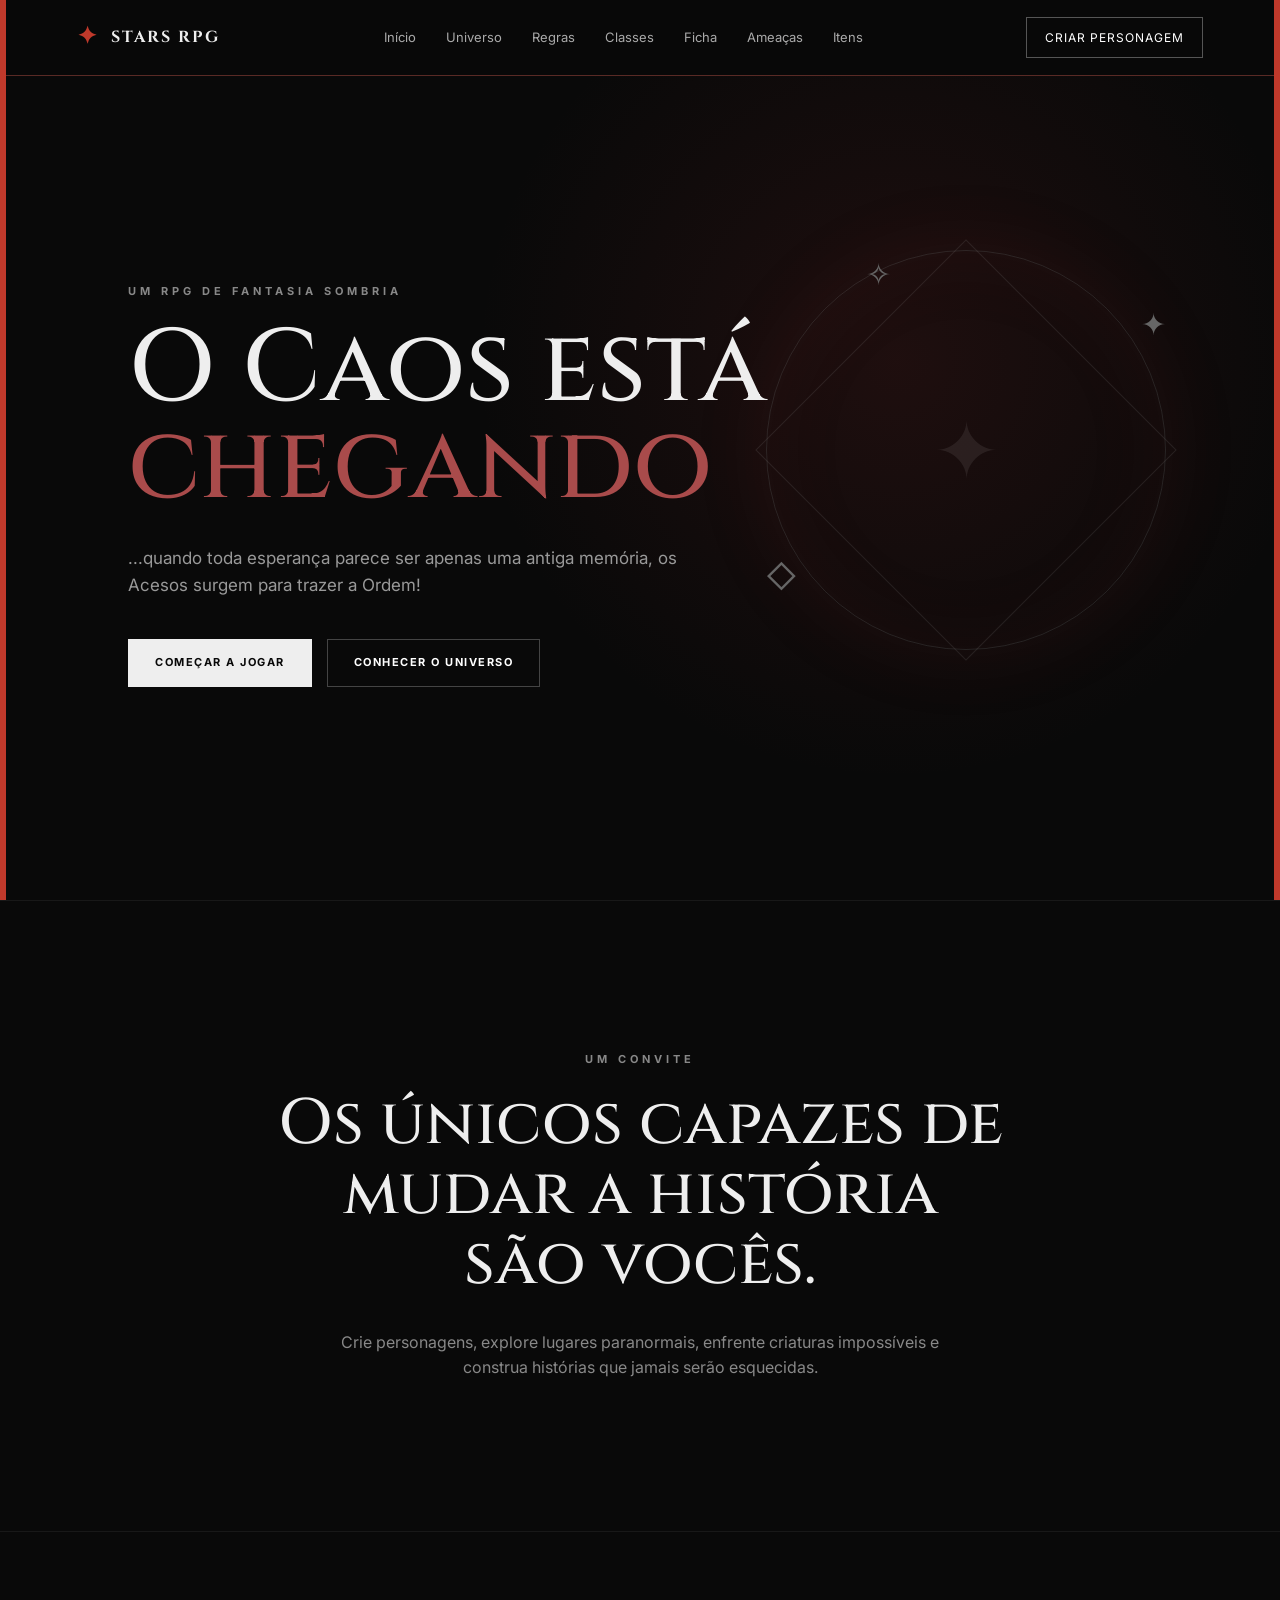
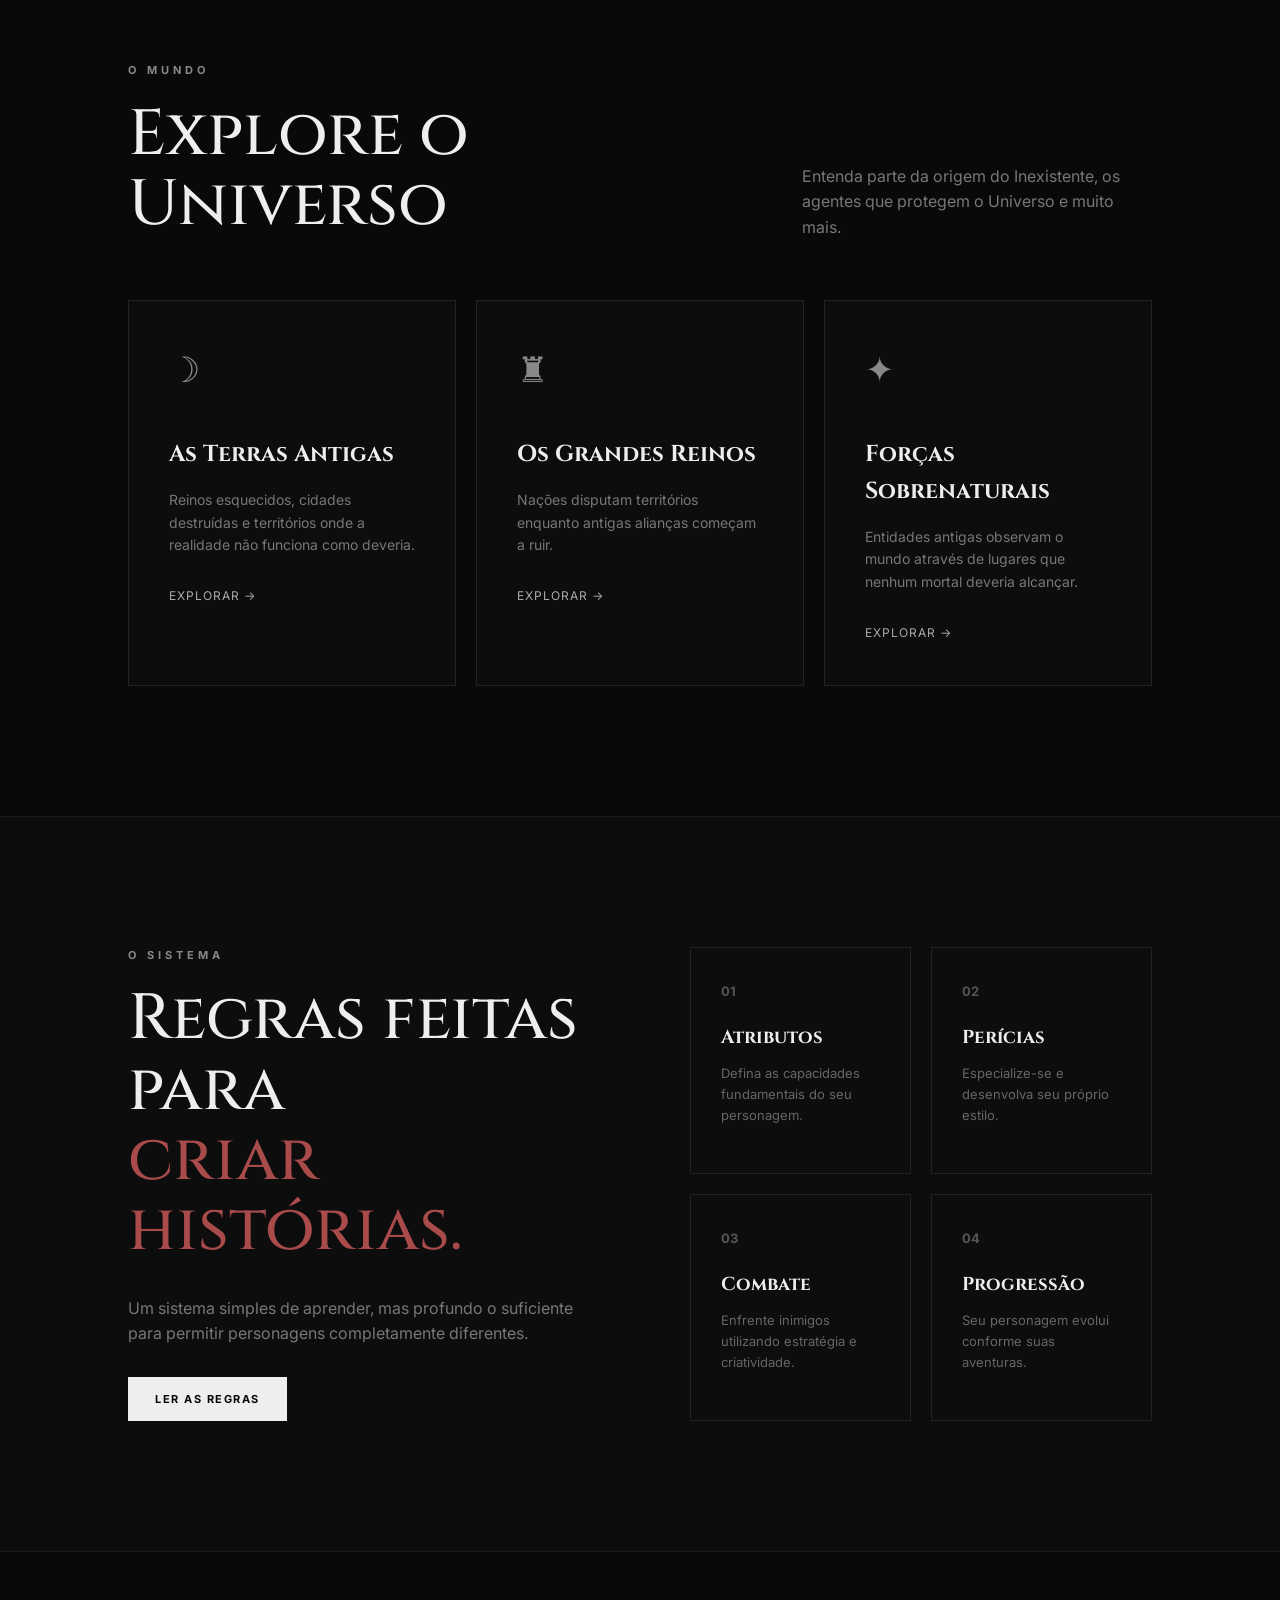
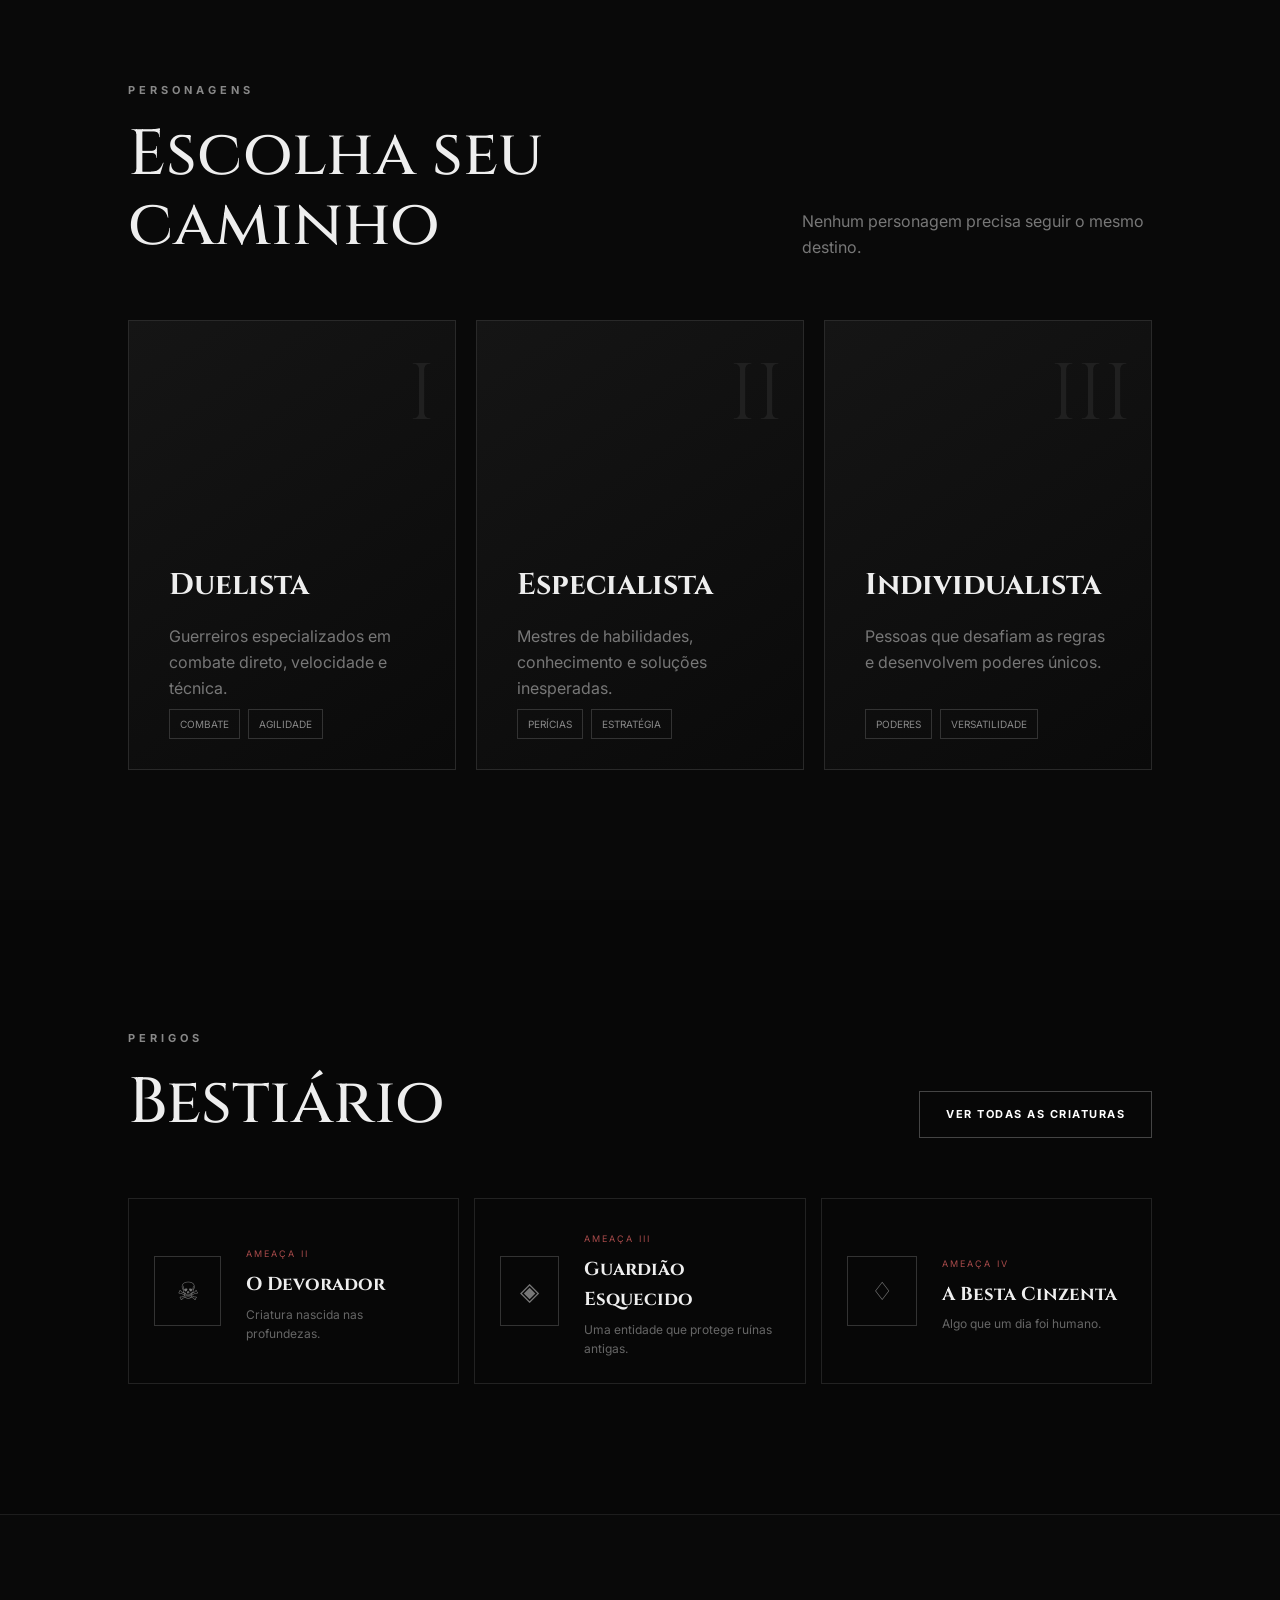
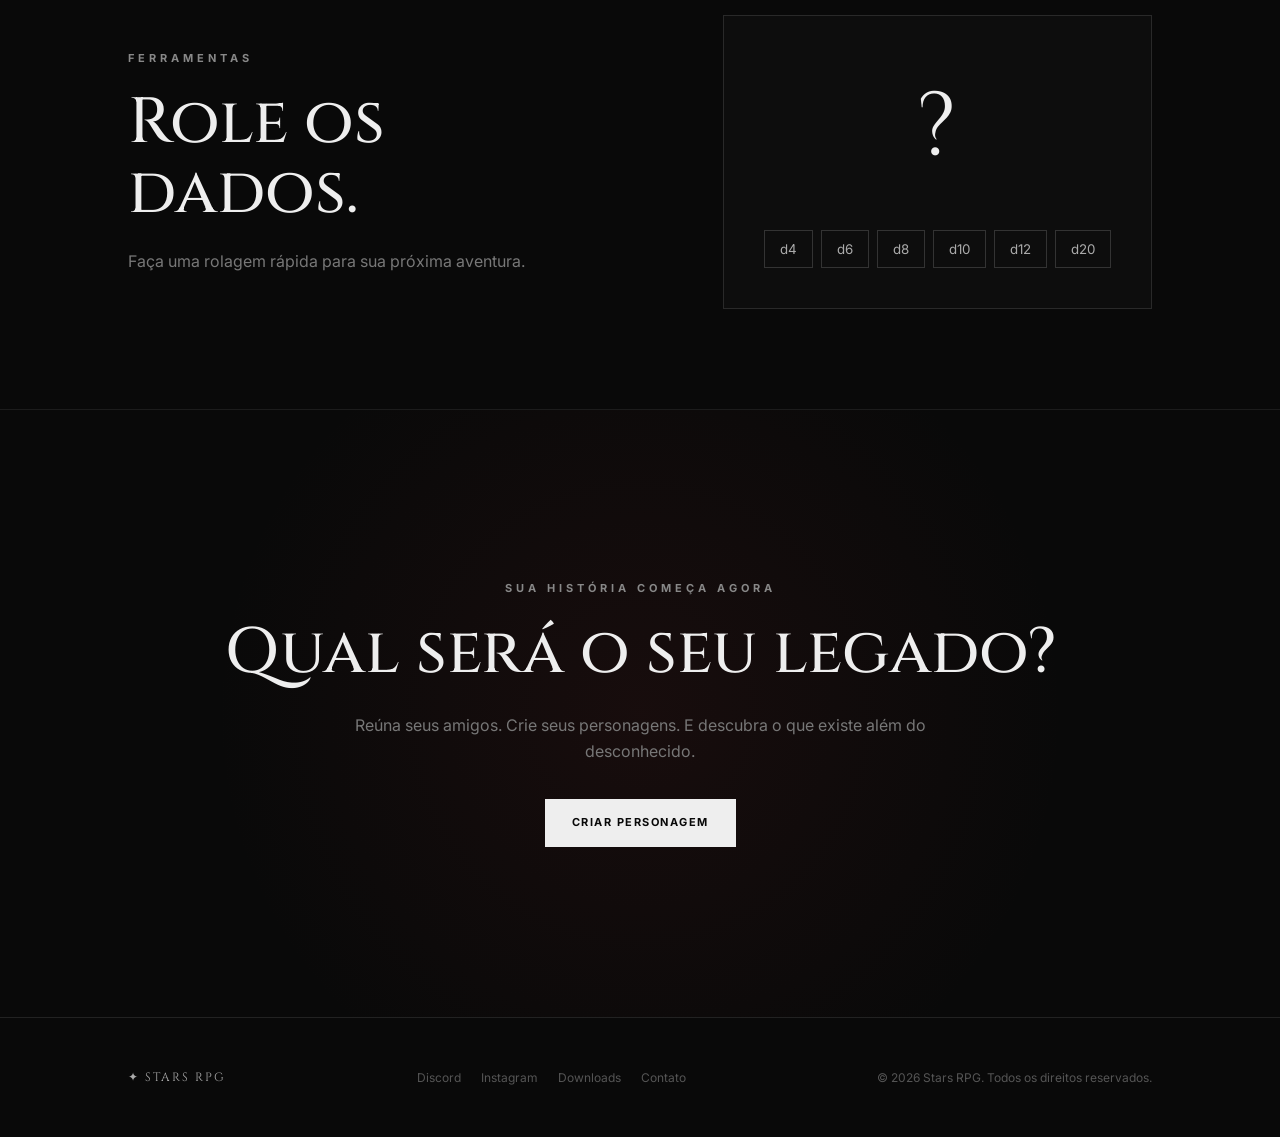
<file: index.html>
<!DOCTYPE html>
<html lang="pt-BR">
<head>
    <meta charset="UTF-8">
    <meta name="viewport" content="width=device-width, initial-scale=1.0">

    <title>Stars RPG</title>

    <link rel="preconnect" href="https://fonts.googleapis.com">
    <link rel="preconnect" href="https://fonts.gstatic.com" crossorigin>

    <link href="https://fonts.googleapis.com/css2?family=Cinzel:wght@400;500;600;700;800&family=Inter:wght@300;400;500;600;700&display=swap" rel="stylesheet">

    <link rel="stylesheet" href="style.css">
</head>

<body>

    <!-- ================= NAVBAR ================= -->

    <header class="navbar">

        <div class="logo">
            <span class="logo-symbol">✦</span>
            <span>STARS RPG</span>
        </div>

        <nav id="main-nav">
            <a href="#inicio">Início</a>
            <a href="#universo">Universo</a>
            <a href="#regras">Regras</a>
            <a href="#classes">Classes</a>
            <a href="ficha.html">Ficha</a>
            <a href="bestiario.html">Ameaças</a>
            <a href="#itens">Itens</a>
        </nav>

        <a href="ficha.html" class="character-button">
            Criar Personagem
        </a>

        <button class="menu-button" onclick="toggleMenu()">
            ☰
        </button>

    </header>


    <!-- ================= HERO ================= -->

    <main>

        <section id="inicio" class="hero">

            <div class="hero-content">

                <p class="eyebrow">
                    UM RPG DE FANTASIA SOMBRIA
                </p>

                <h1>
                    O Caos está<br>
                    <span>chegando</span>
                </h1>

                <p class="hero-description">
                    ...quando toda esperança parece ser apenas uma antiga memória,
                    os Acesos surgem para trazer a Ordem!
                </p>

                <div class="hero-buttons">

                    <a href="ficha.html" class="primary-button">
                        Começar a jogar
                    </a>

                    <a href="#universo" class="secondary-button">
                        Conhecer o universo
                    </a>

                </div>

            </div>

            <div class="hero-decoration">

                <div class="magic-circle"></div>

                <div class="floating-rune rune-1">✦</div>
                <div class="floating-rune rune-2">◇</div>
                <div class="floating-rune rune-3">✧</div>

            </div>

        </section>


        <!-- ================= INTRO ================= -->

        <section class="intro">

            <p class="section-label">
                UM CONVITE
            </p>

            <h2>
                Os únicos capazes de mudar a história<br>
                são vocês.
            </h2>

            <p>
                Crie personagens, explore lugares paranormais, enfrente
                criaturas impossíveis e construa histórias que jamais
                serão esquecidas.
            </p>

        </section>


        <!-- ================= UNIVERSO ================= -->

        <section id="universo" class="section">

            <div class="section-header">

                <div>
                    <p class="section-label">O MUNDO</p>

                    <h2>Explore o Universo</h2>
                </div>

                <p>
                    Entenda parte da origem do Inexistente,
                    os agentes que protegem o Universo e muito mais.
                </p>

            </div>


            <div class="cards">

                <article class="lore-card">

                    <div class="card-icon">☽</div>

                    <h3>As Terras Antigas</h3>

                    <p>
                        Reinos esquecidos, cidades destruídas e
                        territórios onde a realidade não funciona
                        como deveria.
                    </p>

                    <a href="#">Explorar →</a>

                </article>


                <article class="lore-card">

                    <div class="card-icon">♜</div>

                    <h3>Os Grandes Reinos</h3>

                    <p>
                        Nações disputam territórios enquanto antigas
                        alianças começam a ruir.
                    </p>

                    <a href="#">Explorar →</a>

                </article>


                <article class="lore-card">

                    <div class="card-icon">✦</div>

                    <h3>Forças Sobrenaturais</h3>

                    <p>
                        Entidades antigas observam o mundo através
                        de lugares que nenhum mortal deveria alcançar.
                    </p>

                    <a href="#">Explorar →</a>

                </article>

            </div>

        </section>


        <!-- ================= REGRAS ================= -->

        <section id="regras" class="rules-section">

            <div class="rules-content">

                <p class="section-label">
                    O SISTEMA
                </p>

                <h2>
                    Regras feitas para<br>
                    <span>criar histórias.</span>
                </h2>

                <p>
                    Um sistema simples de aprender, mas profundo o
                    suficiente para permitir personagens completamente
                    diferentes.
                </p>

                <button class="primary-button">
                    Ler as regras
                </button>

            </div>


            <div class="rules-grid">

                <div class="rule">
                    <strong>01</strong>
                    <h3>Atributos</h3>
                    <p>Defina as capacidades fundamentais do seu personagem.</p>
                </div>

                <div class="rule">
                    <strong>02</strong>
                    <h3>Perícias</h3>
                    <p>Especialize-se e desenvolva seu próprio estilo.</p>
                </div>

                <div class="rule">
                    <strong>03</strong>
                    <h3>Combate</h3>
                    <p>Enfrente inimigos utilizando estratégia e criatividade.</p>
                </div>

                <div class="rule">
                    <strong>04</strong>
                    <h3>Progressão</h3>
                    <p>Seu personagem evolui conforme suas aventuras.</p>
                </div>

            </div>

        </section>


        <!-- ================= CLASSES ================= -->

        <section id="classes" class="section">

            <div class="section-header">

                <div>

                    <p class="section-label">
                        PERSONAGENS
                    </p>

                    <h2>Escolha seu caminho</h2>

                </div>

                <p>
                    Nenhum personagem precisa seguir o mesmo destino.
                </p>

            </div>


            <div class="class-grid">

                <article class="class-card warrior">

                    <div class="class-number">
                        I
                    </div>

                    <h3>Duelista</h3>

                    <p>
                        Guerreiros especializados em combate direto,
                        velocidade e técnica.
                    </p>

                    <div class="class-tags">
                        <span>Combate</span>
                        <span>Agilidade</span>
                    </div>

                </article>


                <article class="class-card specialist">

                    <div class="class-number">
                        II
                    </div>

                    <h3>Especialista</h3>

                    <p>
                        Mestres de habilidades, conhecimento e
                        soluções inesperadas.
                    </p>

                    <div class="class-tags">
                        <span>Perícias</span>
                        <span>Estratégia</span>
                    </div>

                </article>


                <article class="class-card individualist">

                    <div class="class-number">
                        III
                    </div>

                    <h3>Individualista</h3>

                    <p>
                        Pessoas que desafiam as regras e desenvolvem
                        poderes únicos.
                    </p>

                    <div class="class-tags">
                        <span>Poderes</span>
                        <span>Versatilidade</span>
                    </div>

                </article>

            </div>

        </section>


        <!-- ================= BESTIÁRIO ================= -->

        <section id="bestiario" class="section dark-section">

            <div class="section-header">

                <div>

                    <p class="section-label">
                        PERIGOS
                    </p>

                    <h2>Bestiário</h2>

                </div>

                <a href="bestiario.html" class="secondary-button">
                    Ver todas as criaturas
                </a>

            </div>


            <div class="monster-grid">

                <article class="monster-card">

                    <div class="monster-symbol">
                        ☠
                    </div>

                    <div>

                        <span class="danger">
                            AMEAÇA II
                        </span>

                        <h3>O Devorador</h3>

                        <p>
                            Criatura nascida nas profundezas.
                        </p>

                    </div>

                </article>


                <article class="monster-card">

                    <div class="monster-symbol">
                        ◈
                    </div>

                    <div>

                        <span class="danger">
                            AMEAÇA III
                        </span>

                        <h3>Guardião Esquecido</h3>

                        <p>
                            Uma entidade que protege ruínas antigas.
                        </p>

                    </div>

                </article>


                <article class="monster-card">

                    <div class="monster-symbol">
                        ♢
                    </div>

                    <div>

                        <span class="danger">
                            AMEAÇA IV
                        </span>

                        <h3>A Besta Cinzenta</h3>

                        <p>
                            Algo que um dia foi humano.
                        </p>

                    </div>

                </article>

            </div>

        </section>


        <!-- ================= DADOS ================= -->

        <section class="dice-section">

            <div>

                <p class="section-label">
                    FERRAMENTAS
                </p>

                <h2>
                    Role os dados.
                </h2>

                <p>
                    Faça uma rolagem rápida para sua próxima aventura.
                </p>

            </div>


            <div class="dice-box">

                <div id="dice-result">
                    ?
                </div>

                <div class="dice-buttons">

                    <button onclick="rollDice(4)">
                        d4
                    </button>

                    <button onclick="rollDice(6)">
                        d6
                    </button>

                    <button onclick="rollDice(8)">
                        d8
                    </button>

                    <button onclick="rollDice(10)">
                        d10
                    </button>

                    <button onclick="rollDice(12)">
                        d12
                    </button>

                    <button onclick="rollDice(20)">
                        d20
                    </button>

                </div>

            </div>

        </section>


        <!-- ================= CTA ================= -->

        <section class="final-cta">

            <p class="section-label">
                SUA HISTÓRIA COMEÇA AGORA
            </p>

            <h2>
                Qual será o seu legado?
            </h2>

            <p>
                Reúna seus amigos. Crie seus personagens.
                E descubra o que existe além do desconhecido.
            </p>

            <a href="ficha.html" class="primary-button">
                Criar personagem
            </a>

        </section>

    </main>


    <!-- ================= FOOTER ================= -->

    <footer>

        <div class="footer-logo">
            ✦ STARS RPG
        </div>

        <div class="footer-links">

            <a href="#">Discord</a>
            <a href="#">Instagram</a>
            <a href="#">Downloads</a>
            <a href="#">Contato</a>

        </div>

        <p>
            © 2026 Stars RPG. Todos os direitos reservados.
        </p>

    </footer>


    <script src="script.js"></script>

</body>
</html>
</file>
<file: style.css>
/* =========================================
   RESET
========================================= */

* {
    margin: 0;
    padding: 0;
    box-sizing: border-box;
}

:root {
    --site-accent: #c0392b;
}


/* =========================================
   COR DE TEMA DO SITE (bordas laterais)
========================================= */

body::before,
body::after {
    content: "";

    position: fixed;

    top: 0;
    bottom: 0;

    width: 6px;

    background: var(--site-accent);

    z-index: 3000;

    pointer-events: none;

    transition: background-color 0.3s ease;
}

body::before {
    left: 0;
}

body::after {
    right: 0;
}

html {
    scroll-behavior: smooth;
}

body {
    background: #090909;
    color: #eeeeee;
    font-family: "Inter", sans-serif;
    line-height: 1.6;
}

a {
    color: inherit;
    text-decoration: none;
}

button {
    font-family: inherit;
    cursor: pointer;
}


/* =========================================
   NAVBAR
========================================= */

.navbar {
    position: fixed;
    top: 0;
    left: 0;

    width: 100%;
    height: 76px;

    display: flex;
    align-items: center;
    justify-content: space-between;

    padding: 0 6%;

    background: rgba(9, 9, 9, 0.88);
    backdrop-filter: blur(15px);

    border-bottom: 1px solid #222;
    border-bottom-color: color-mix(in srgb, var(--site-accent) 35%, #222);

    z-index: 1000;

    transition: border-color 0.3s ease;
}

.logo {
    display: flex;
    align-items: center;
    gap: 12px;

    font-family: "Cinzel", serif;
    font-weight: 700;
    letter-spacing: 2px;
}

.logo-symbol {
    font-size: 24px;

    color: var(--site-accent);

    transition: color 0.3s ease;
}

.navbar nav {
    display: flex;
    gap: 30px;
}

.navbar nav a {
    color: #aaa;
    font-size: 13px;
    transition: 0.3s;
}

.navbar nav a:hover {
    color: white;
}

.character-button {
    display: inline-block;

    background: transparent;

    border: 1px solid #555;
    color: white;

    padding: 10px 18px;

    font-size: 12px;
    text-transform: uppercase;
    letter-spacing: 1px;

    transition: 0.3s;
}

.character-button:hover {
    background: white;
    color: black;
}

.menu-button {
    display: none;

    background: none;
    border: none;

    color: white;
    font-size: 25px;
}


/* =========================================
   HERO
========================================= */

.hero {
    min-height: 100vh;

    display: flex;
    align-items: center;

    padding: 150px 10% 80px;

    position: relative;
    overflow: hidden;

    background:
        radial-gradient(
            circle at 70% 40%,
            rgba(130, 40, 40, 0.18),
            transparent 40%
        ),
        #090909;
}

.hero-content {
    max-width: 720px;
    position: relative;
    z-index: 2;
}

.eyebrow,
.section-label {
    color: #888;

    font-size: 11px;
    font-weight: 700;

    letter-spacing: 4px;

    margin-bottom: 20px;
}

.hero h1 {
    font-family: "Cinzel", serif;

    font-size: clamp(55px, 8vw, 110px);

    line-height: 0.95;

    font-weight: 500;
}

.hero h1 span {
    color: #a94b4b;
}

.hero-description {
    max-width: 560px;

    margin-top: 30px;

    color: #999;

    font-size: 17px;
}

.hero-buttons {
    display: flex;
    gap: 15px;

    margin-top: 40px;
}


/* =========================================
   BUTTONS
========================================= */

.primary-button,
.secondary-button {
    display: inline-block;

    padding: 14px 26px;

    text-transform: uppercase;

    font-size: 11px;
    font-weight: 700;

    letter-spacing: 1.5px;

    text-align: center;

    transition: 0.3s;
}

.primary-button {
    background: #eee;
    color: #080808;

    border: 1px solid #eee;
}

.primary-button:hover {
    background: transparent;
    color: white;
}

.secondary-button {
    background: transparent;
    color: white;

    border: 1px solid #444;
}

.secondary-button:hover {
    border-color: white;
}


/* =========================================
   HERO DECORATION
========================================= */

.hero-decoration {
    position: absolute;

    right: 5%;
    top: 50%;

    transform: translateY(-50%);

    width: 500px;
    height: 500px;
}

.magic-circle {
    width: 400px;
    height: 400px;

    border: 1px solid rgba(180, 180, 180, 0.15);
    border-radius: 50%;

    position: absolute;

    top: 50%;
    left: 50%;

    transform: translate(-50%, -50%);

    box-shadow:
        0 0 80px rgba(150, 50, 50, 0.1),
        inset 0 0 80px rgba(150, 50, 50, 0.08);
}

.magic-circle::before {
    content: "";

    position: absolute;

    inset: 50px;

    border: 1px solid rgba(180, 180, 180, 0.12);

    transform: rotate(45deg);
}

.magic-circle::after {
    content: "✦";

    position: absolute;

    top: 50%;
    left: 50%;

    transform: translate(-50%, -50%);

    font-size: 80px;

    color: rgba(255,255,255,0.08);
}

.floating-rune {
    position: absolute;

    color: #666;

    font-size: 30px;

    animation: float 4s ease-in-out infinite;
}

.rune-1 {
    top: 20%;
    right: 10%;
}

.rune-2 {
    bottom: 20%;
    left: 10%;

    animation-delay: 1s;
}

.rune-3 {
    top: 10%;
    left: 30%;

    animation-delay: 2s;
}

@keyframes float {

    0%, 100% {
        transform: translateY(0);
    }

    50% {
        transform: translateY(-15px);
    }
}


/* =========================================
   INTRO
========================================= */

.intro {
    padding: 150px 20%;

    text-align: center;

    border-top: 1px solid #181818;
    border-bottom: 1px solid #181818;
}

.intro h2,
.section h2,
.rules-section h2,
.dice-section h2,
.final-cta h2 {

    font-family: "Cinzel", serif;

    font-weight: 500;

    font-size: clamp(38px, 5vw, 65px);

    line-height: 1.1;
}

.intro > p:last-child {
    max-width: 650px;

    margin: 30px auto 0;

    color: #888;

    font-size: 16px;
}


/* =========================================
   GENERAL SECTIONS
========================================= */

.section {
    padding: 130px 10%;
}

.section-header {
    display: flex;

    justify-content: space-between;
    align-items: end;

    margin-bottom: 60px;
}

.section-header > p {
    max-width: 350px;

    color: #777;
}


/* =========================================
   LORE CARDS
========================================= */

.cards {
    display: grid;

    grid-template-columns:
        repeat(3, 1fr);

    gap: 20px;
}

.lore-card {
    padding: 40px;

    min-height: 320px;

    border: 1px solid #222;

    background: #0d0d0d;

    transition: 0.4s;
}

.lore-card:hover {
    transform: translateY(-8px);

    border-color: #444;

    background: #111;
}

.card-icon {
    font-size: 35px;

    margin-bottom: 40px;

    color: #888;
}

.lore-card h3 {
    font-family: "Cinzel", serif;

    font-size: 23px;

    margin-bottom: 15px;
}

.lore-card p {
    color: #777;

    font-size: 14px;
}

.lore-card a {
    display: inline-block;

    margin-top: 30px;

    font-size: 12px;

    text-transform: uppercase;

    letter-spacing: 1px;

    color: #aaa;
}


/* =========================================
   RULES
========================================= */

.rules-section {
    padding: 130px 10%;

    display: grid;

    grid-template-columns: 1fr 1fr;

    gap: 100px;

    background: #0d0d0d;

    border-top: 1px solid #1c1c1c;
    border-bottom: 1px solid #1c1c1c;
}

.rules-content p:not(.section-label) {
    color: #777;

    max-width: 500px;

    margin: 30px 0;
}

.rules-section h2 span {
    color: #a94b4b;
}

.rules-grid {
    display: grid;

    grid-template-columns: 1fr 1fr;

    gap: 20px;
}

.rule {
    padding: 30px;

    border: 1px solid #222;
}

.rule strong {
    color: #555;

    font-size: 13px;
}

.rule h3 {
    font-family: "Cinzel", serif;

    margin: 20px 0 10px;
}

.rule p {
    color: #666;

    font-size: 13px;
}


/* =========================================
   CLASSES
========================================= */

.class-grid {
    display: grid;

    grid-template-columns:
        repeat(3, 1fr);

    gap: 20px;
}

.class-card {
    min-height: 450px;

    padding: 40px;

    position: relative;

    overflow: hidden;

    border: 1px solid #292929;

    background:
        linear-gradient(
            145deg,
            #151515,
            #0a0a0a
        );

    transition: 0.4s;
}

.class-card:hover {
    transform: translateY(-10px);

    border-color: #555;
}

.class-number {
    font-family: "Cinzel", serif;

    font-size: 80px;

    color: #202020;

    position: absolute;

    right: 20px;
    top: 10px;
}

.class-card h3 {
    position: relative;

    margin-top: 200px;

    font-family: "Cinzel", serif;

    font-size: 30px;
}

.class-card p {
    position: relative;

    margin-top: 15px;

    color: #777;
}

.class-tags {
    position: absolute;

    bottom: 30px;

    display: flex;

    gap: 8px;
}

.class-tags span {
    border: 1px solid #333;

    padding: 6px 10px;

    font-size: 10px;

    text-transform: uppercase;

    color: #888;
}


/* =========================================
   BESTIÁRIO
========================================= */

.dark-section {
    background: #070707;
}

.monster-grid {
    display: grid;

    grid-template-columns:
        repeat(3, 1fr);

    gap: 15px;
}

.monster-card {
    display: flex;

    align-items: center;

    gap: 25px;

    padding: 25px;

    border: 1px solid #222;

    transition: 0.3s;
}

.monster-card:hover {
    border-color: #555;
}

.monster-symbol {
    width: 70px;
    height: 70px;

    display: grid;
    place-items: center;

    border: 1px solid #333;

    font-size: 25px;

    color: #777;
}

.danger {
    font-size: 9px;

    letter-spacing: 2px;

    color: #a94b4b;
}

.monster-card h3 {
    font-family: "Cinzel", serif;

    margin: 5px 0;
}

.monster-card p {
    color: #666;

    font-size: 12px;
}


/* =========================================
   DADOS
========================================= */

.dice-section {
    padding: 100px 10%;

    display: flex;

    justify-content: space-between;
    align-items: center;

    gap: 50px;

    border-top: 1px solid #1d1d1d;
}

.dice-section > div:first-child {
    max-width: 500px;
}

.dice-section p:not(.section-label) {
    color: #777;

    margin-top: 20px;
}

.dice-box {
    min-width: 400px;

    padding: 40px;

    border: 1px solid #292929;

    text-align: center;

    background: #0d0d0d;
}

#dice-result {
    font-family: "Cinzel", serif;

    font-size: 90px;

    margin-bottom: 30px;

    transition: transform 0.15s ease;
}

#dice-result.rolling {
    transform: scale(1.15);
    color: #a94b4b;
}

.dice-buttons {
    display: flex;

    justify-content: center;

    flex-wrap: wrap;

    gap: 8px;
}

.dice-buttons button {
    padding: 10px 15px;

    background: transparent;

    border: 1px solid #333;

    color: #aaa;

    transition: 0.2s;
}

.dice-buttons button:hover {
    background: #eee;

    color: #000;
}


/* =========================================
   FINAL CTA
========================================= */

.final-cta {
    padding: 170px 10%;

    text-align: center;

    border-top: 1px solid #1c1c1c;

    background:
        radial-gradient(
            circle,
            rgba(130, 40, 40, 0.12),
            transparent 60%
        );
}

.final-cta p:not(.section-label) {
    color: #777;

    max-width: 600px;

    margin: 25px auto 35px;
}


/* =========================================
   FOOTER
========================================= */

footer {
    padding: 50px 10%;

    display: flex;

    justify-content: space-between;
    align-items: center;

    border-top: 1px solid #222;

    color: #555;

    font-size: 12px;
}

.footer-logo {
    font-family: "Cinzel", serif;

    color: #aaa;

    letter-spacing: 2px;
}

.footer-links {
    display: flex;

    gap: 20px;
}

.footer-links a:hover {
    color: white;
}


/* =========================================
   RESPONSIVE
========================================= */

@media (max-width: 900px) {

    .navbar nav,
    .character-button {
        display: none;
    }

    .menu-button {
        display: block;
    }

    .navbar nav.active {
        display: flex;

        position: absolute;

        top: 76px;
        left: 0;

        width: 100%;

        flex-direction: column;

        padding: 25px;

        background: #0b0b0b;

        border-bottom: 1px solid #222;
    }

    .hero {
        padding-left: 7%;
        padding-right: 7%;
    }

    .hero-decoration {
        opacity: 0.3;

        right: -150px;
    }

    .cards,
    .class-grid,
    .monster-grid {
        grid-template-columns: 1fr;
    }

    .rules-section {
        grid-template-columns: 1fr;
    }

    .section-header {
        flex-direction: column;

        align-items: start;

        gap: 20px;
    }

    .dice-section {
        flex-direction: column;

        align-items: start;
    }

    .dice-box {
        width: 100%;
        min-width: 0;
    }

    footer {
        flex-direction: column;

        gap: 25px;

        text-align: center;
    }
}

@media (max-width: 600px) {

    .hero h1 {
        font-size: 55px;
    }

    .hero-buttons {
        flex-direction: column;
    }

    .intro {
        padding: 100px 8%;
    }

    .section,
    .rules-section {
        padding: 90px 7%;
    }

    .rules-grid {
        grid-template-columns: 1fr;
    }

}
</file>
